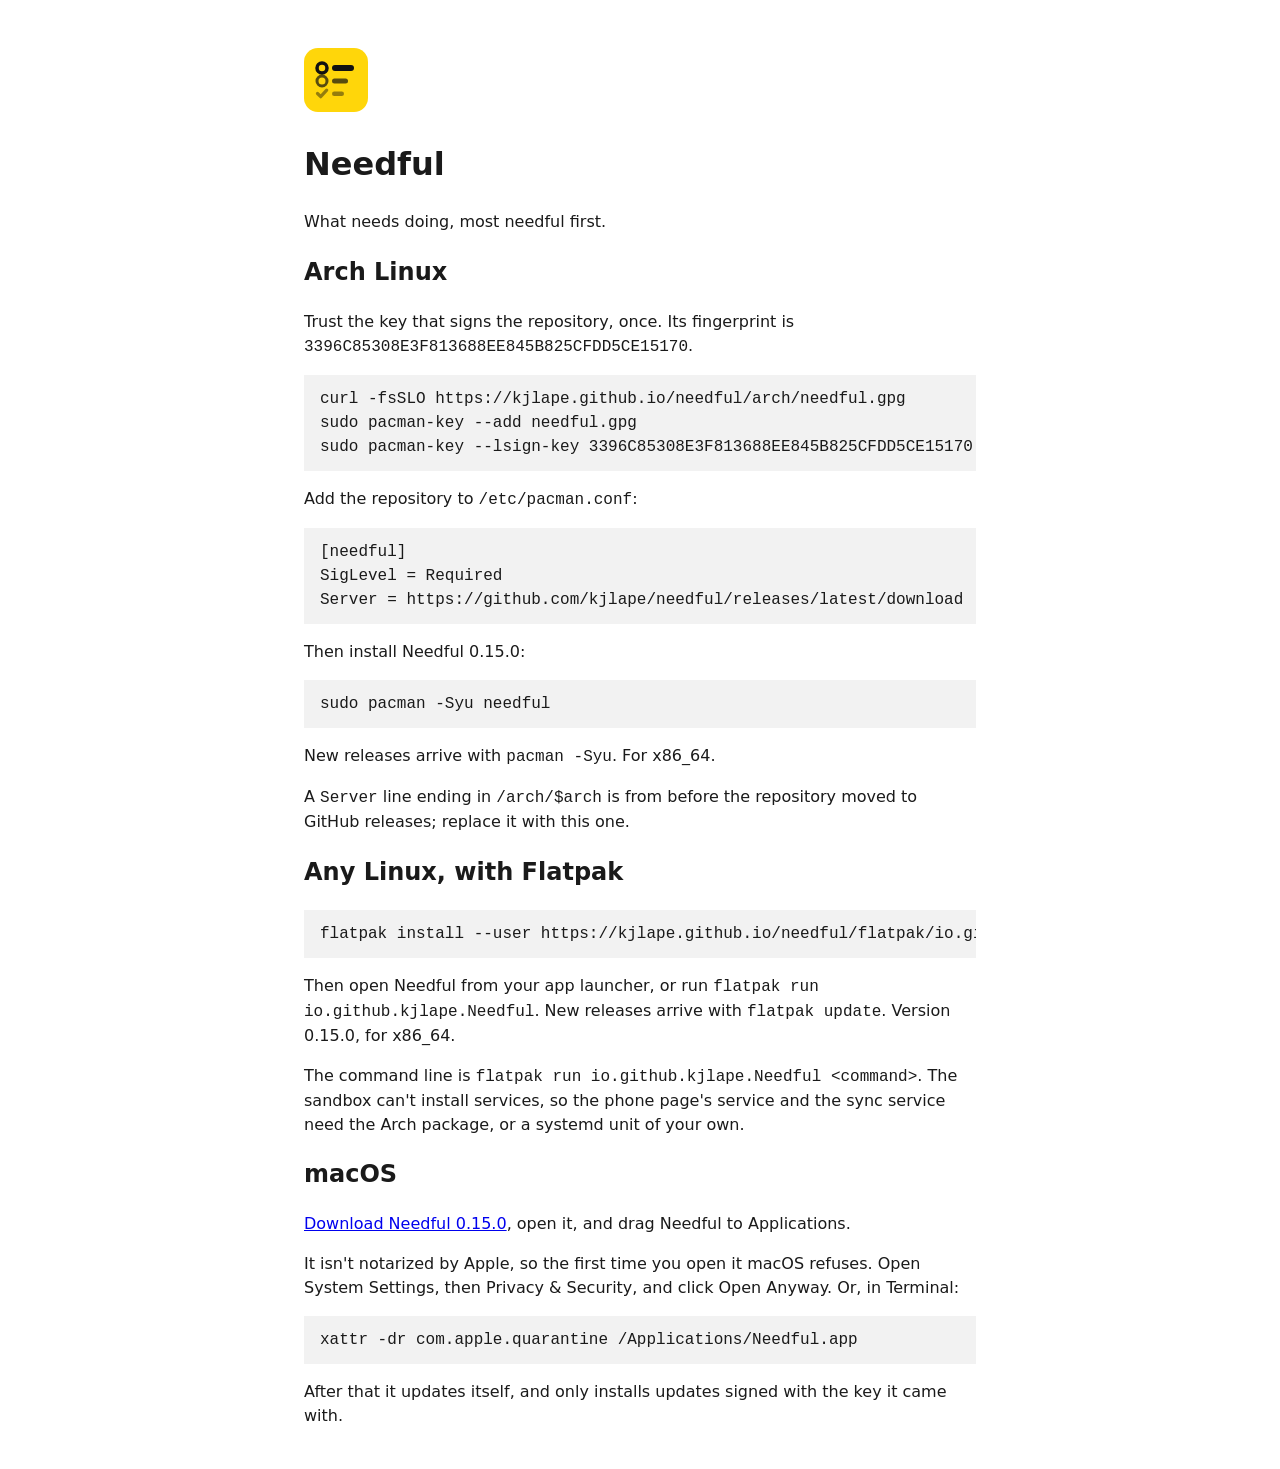
<file: index.html>
<!doctype html>
<html lang="en">
<meta charset="utf-8">
<meta name="viewport" content="width=device-width, initial-scale=1">
<title>Needful</title>
<style>
  body { font: 16px/1.5 system-ui, sans-serif; max-width: 42rem; margin: 3rem auto; padding: 0 1rem; color: #1a1a1a; background: #fff; }
  pre { background: #f2f2f2; padding: .75rem 1rem; overflow-x: auto; }
  img { width: 64px; height: 64px; }
  @media (prefers-color-scheme: dark) { body { color: #e6e6e6; background: #0e0e10; } pre { background: #1c1c20; } a { color: #ffd60a; } }
</style>
<img src="needful.svg" alt="">
<h1>Needful</h1>
<p>What needs doing, most needful first.</p>
<h2>Arch Linux</h2>
<p>Trust the key that signs the repository, once. Its fingerprint is
<code>3396C85308E3F813688EE845B825CFDD5CE15170</code>.</p>
<pre>curl -fsSLO https://kjlape.github.io/needful/arch/needful.gpg
sudo pacman-key --add needful.gpg
sudo pacman-key --lsign-key 3396C85308E3F813688EE845B825CFDD5CE15170</pre>
<p>Add the repository to <code>/etc/pacman.conf</code>:</p>
<pre>[needful]
SigLevel = Required
Server = https://github.com/kjlape/needful/releases/latest/download</pre>
<p>Then install Needful 0.15.0:</p>
<pre>sudo pacman -Syu needful</pre>
<p>New releases arrive with <code>pacman -Syu</code>. For x86_64.</p>
<p>A <code>Server</code> line ending in <code>/arch/$arch</code> is from before
the repository moved to GitHub releases; replace it with this one.</p>
<h2>Any Linux, with Flatpak</h2>
<pre>flatpak install --user https://kjlape.github.io/needful/flatpak/io.github.kjlape.Needful.flatpakref</pre>
<p>Then open Needful from your app launcher, or run <code>flatpak run io.github.kjlape.Needful</code>.
New releases arrive with <code>flatpak update</code>. Version 0.15.0, for x86_64.</p>
<p>The command line is <code>flatpak run io.github.kjlape.Needful &lt;command&gt;</code>. The
sandbox can't install services, so the phone page's service and the sync
service need the Arch package, or a systemd unit of your own.</p>
<h2>macOS</h2>
<p><a href="https://github.com/kjlape/needful/releases/download/v0.15.0/Needful-0.15.0.dmg">Download Needful 0.15.0</a>, open it, and drag Needful to Applications.</p>
<p>It isn't notarized by Apple, so the first time you open it macOS refuses.
Open System Settings, then Privacy &amp; Security, and click Open Anyway. Or, in Terminal:</p>
<pre>xattr -dr com.apple.quarantine /Applications/Needful.app</pre>
<p>After that it updates itself, and only installs updates signed with the key it came with.</p>
</html>
</file>
